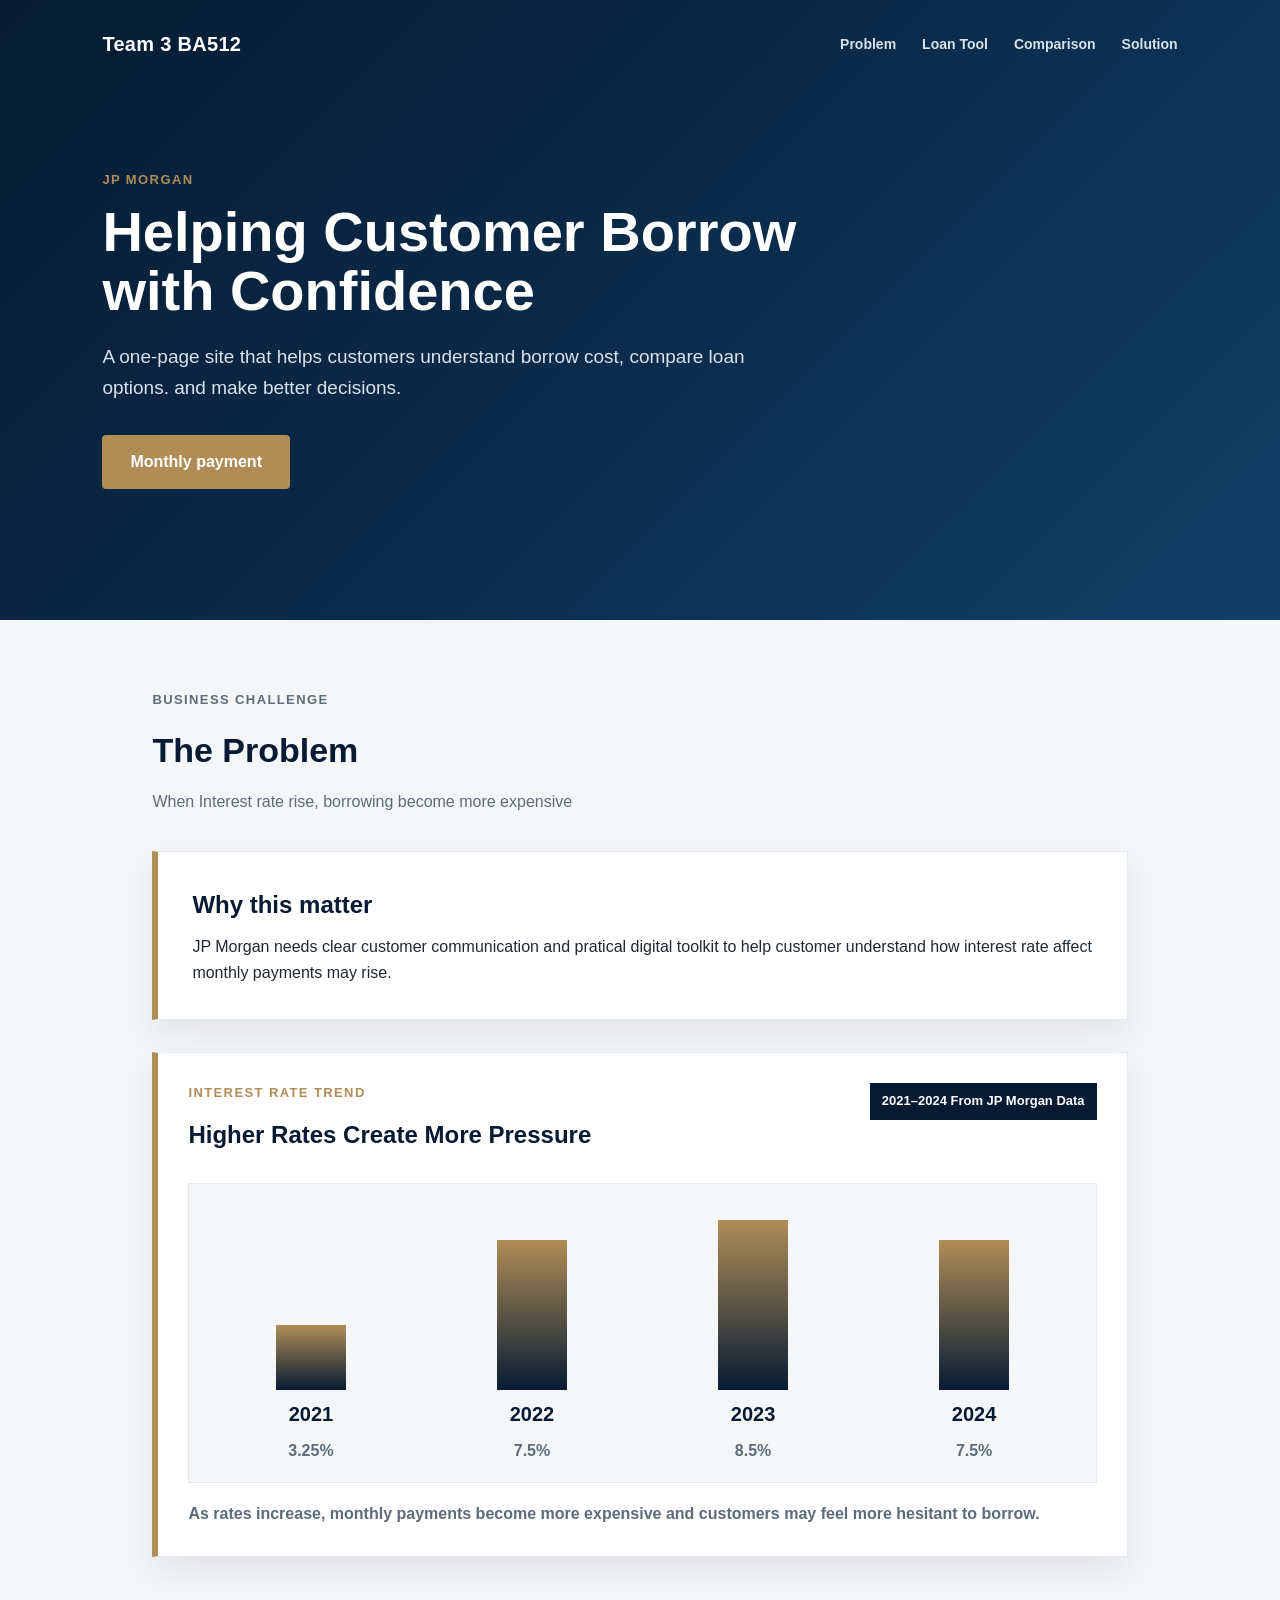
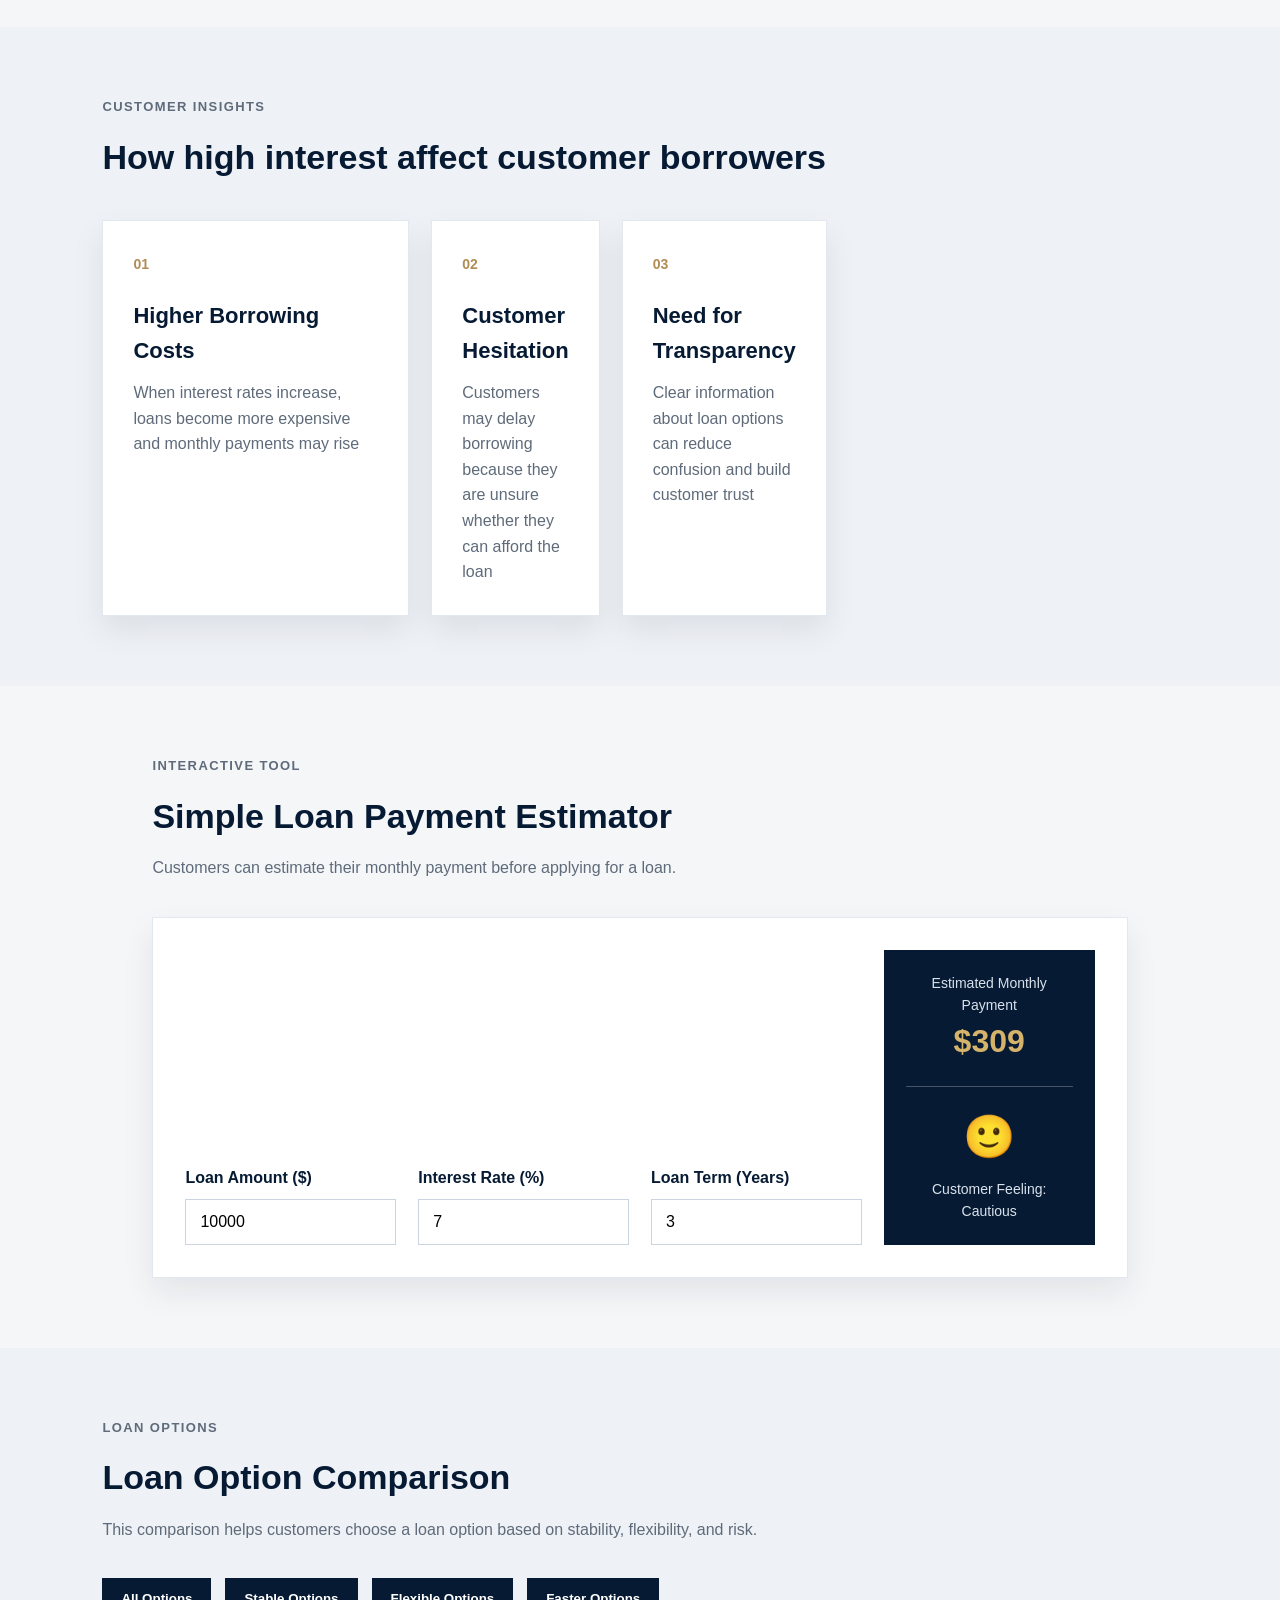
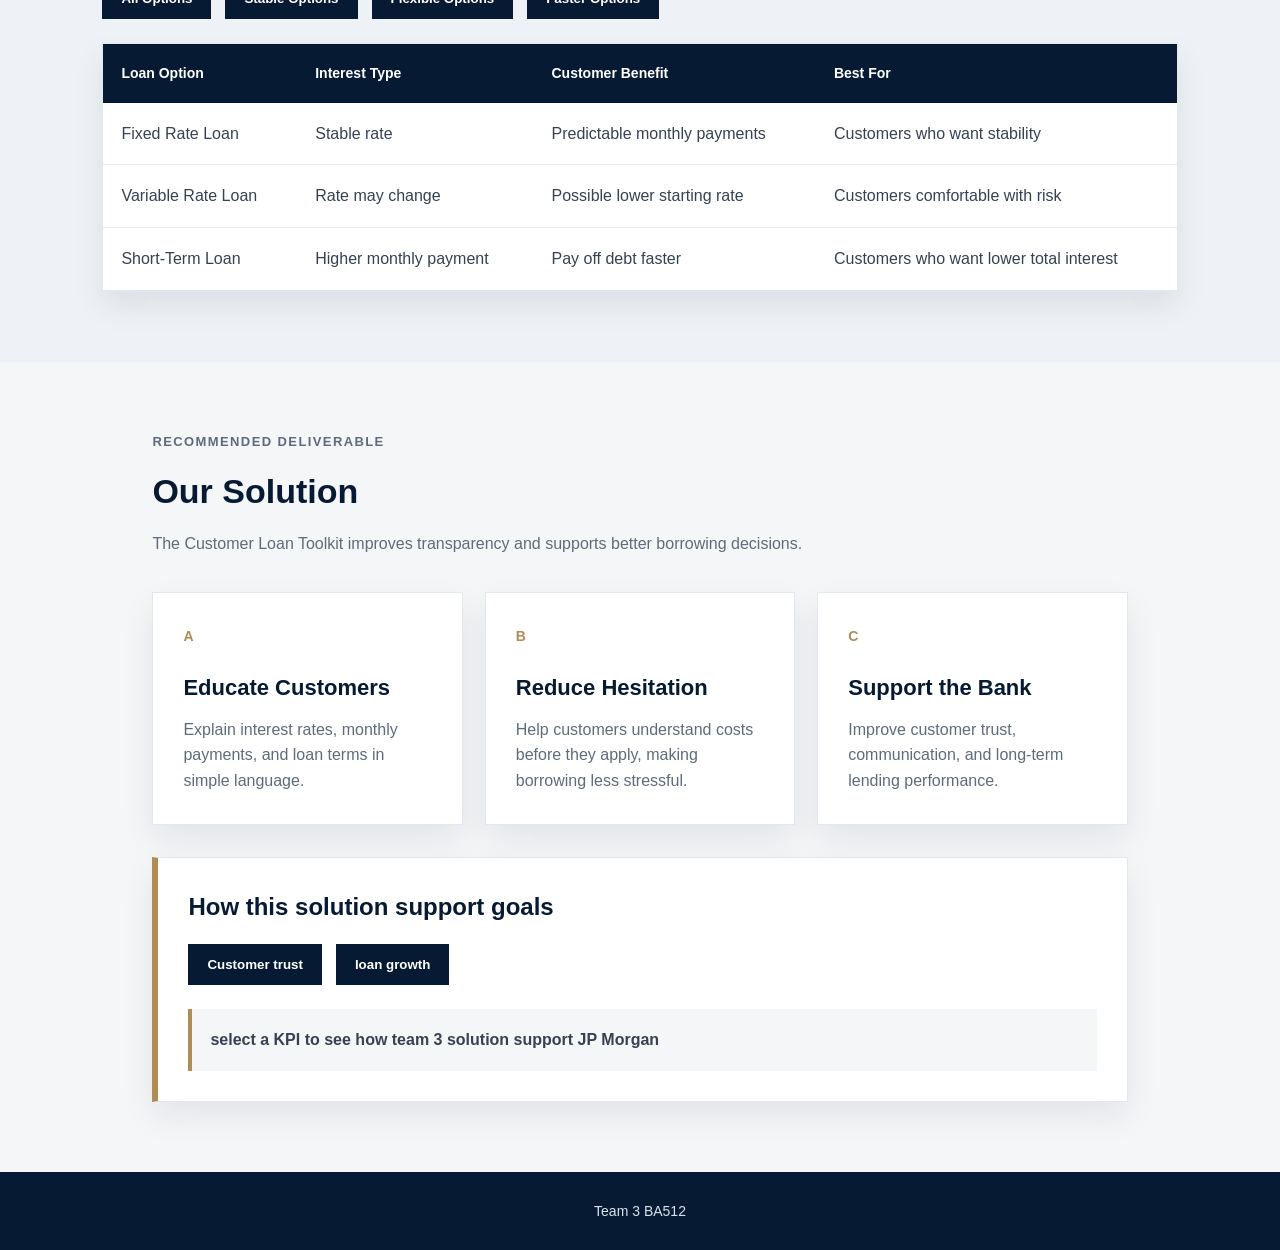
<file: index.html>
<!DOCTYPE html>
<html lang="en">
<head>
    <meta charset="UTF-8">
    <meta name="viewport" content="width=device-width, initial-scale=1.0">
    <title> Team 3 BA512</title>
    <link rel="stylesheet" href="Style.css">
</head>
<body>
    <header class="hero">
    <nav class="navbar">
        <div class="brand">Team 3 BA512</div>
        <div class="nav-links">
            <a href="#problem">Problem</a>
            <a href="#loan-tool">Loan Tool</a>
            <a href="#comparison">Comparison</a>
            <a href="#solution">Solution</a>
      </div>
    </nav>
    
    <div class="hero-content">
        <p class="eyebrow">JP Morgan</p>
        <h1>Helping Customer Borrow with Confidence</h1>
        <p class="hero-text">
            A one-page site that helps customers understand borrow cost, compare loan options. and make better decisions.
        </p>
        <a href="#loan-tool" class="primary-button">Monthly payment</a>
     </div>
    </header>
    <main>
        <section id="problem" class="section">
            <div class="section-heading">
                <p class="eyebrow">Business Challenge</p>
                <h2>The Problem</h2>
                <p>When Interest rate rise, borrowing become more expensive</p>
            </div>
            <div class="statement-card">
                <h3>Why this matter</h3>
                <p>JP Morgan needs clear customer communication and  pratical digital toolkit
                    to help customer understand how interest rate affect monthly payments may rise.
                </p>
            </div>
            <div class="trend-card">
  <div class="trend-header">
    <div>
      <p class="eyebrow">Interest Rate Trend</p>
      <h3>Higher Rates Create More Pressure</h3>
    </div>
    <span class="trend-badge">2021–2024 From JP Morgan Data</span>
  </div>

  <div class="bar-chart">
    <div class="bar-item">
      <div class="bar" style="height: 38%;"></div>
      <p>2021</p>
      <span>3.25%</span>
    </div>

    <div class="bar-item">
      <div class="bar" style="height: 88%;"></div>
      <p>2022</p>
      <span>7.5%</span>
    </div>

    <div class="bar-item">
      <div class="bar" style="height: 100%;"></div>
      <p>2023</p>
      <span>8.5%</span>
    </div>

    <div class="bar-item">
      <div class="bar" style="height: 88%;"></div>
      <p>2024</p>
      <span>7.5%</span>
    </div>
  </div>

  <p class="trend-note">
    As rates increase, monthly payments become more expensive and customers may feel more hesitant to borrow.
  </p>
</div>
        </section>

        <!----Insights-->
        <section id="insights" class="section muted-section">
            <div class="section-heading">
                <p class="eyebrow">Customer Insights</p>
                <h2>How high interest affect customer borrowers</h2>
            </div>
            <!--Card-->
            <div class="card-grid">
                <article class="info-card">
                    <span class="card-number">01</span>
                    <h3>Higher Borrowing Costs</h3>
                    <p>When interest rates increase, loans become more expensive and monthly payments may rise</p>
                </article>
                  <div class="card-grid">
                <article class="info-card">
                    <span class="card-number">02</span>
                    <h3>Customer Hesitation</h3>
                    <p>Customers may delay borrowing because they are unsure whether they can afford the loan</p>
                </article>
                   <article class="info-card">
                    <span class="card-number">03</span>
                    <h3>Need for Transparency</h3>
                    <p>Clear information about loan options can reduce confusion and build customer trust</p>
                </article>
            <!---Card end-->
            </div>
        </section>
        <section id="loan-tool" class="section">
      <div class="section-heading">
        <p class="eyebrow">Interactive Tool</p>
        <h2>Simple Loan Payment Estimator</h2>
        <p>Customers can estimate their monthly payment before applying for a loan.</p>
      </div>

      <div class="tool-card">
        <div class="input-group">
          <label for="amount">Loan Amount ($)</label>
          <input type="number" id="amount" value="10000" />
        </div>

        <div class="input-group">
          <label for="rate">Interest Rate (%)</label>
          <input type="number" id="rate" value="7" step="0.1" />
        </div>

        <div class="input-group">
          <label for="years">Loan Term (Years)</label>
          <input type="number" id="years" value="3" />
        </div>

        <div class="result-box">
          <p>Estimated Monthly Payment</p>
          <h3 id="payment">$309</h3>


          <div class="mood-box">
            <span id="mood-face">🙂</span>
            <p id="mood-text">Customer Feeling: Comfortable</p>
          </div>
        </div>
      </div>
    </section>

    <section id="comparison" class="section muted-section">
      <div class="section-heading">
        <p class="eyebrow">Loan Options</p>
        <h2>Loan Option Comparison</h2>
        <p>This comparison helps customers choose a loan option based on stability, flexibility, and risk.</p>
      </div>
      <div class="filter-buttons">
        <button onclick="filterLoans('all')">All Options</button>
        <button onclick="filterLoans('stable')">Stable Options</button>
        <button onclick="filterLoans('flexible')">Flexible Options</button>
        <button onclick="filterLoans('fast')">Faster Options</button>
      </div>
      <div class="table-wrapper">
        <table>
          <thead>
            <tr>
              <th>Loan Option</th>
              <th>Interest Type</th>
              <th>Customer Benefit</th>
              <th>Best For</th>
            </tr>
          </thead>
          <tbody>
            <tr data-type="stable">
              <td>Fixed Rate Loan</td>
              <td>Stable rate</td>
              <td>Predictable monthly payments</td>
              <td>Customers who want stability</td>
            </tr>
            <tr data-type="flexible">
              <td>Variable Rate Loan</td>
              <td>Rate may change</td>
              <td>Possible lower starting rate</td>
              <td>Customers comfortable with risk</td>
            </tr>
            <tr data-type="fast">
              <td>Short-Term Loan</td>
              <td>Higher monthly payment</td>
              <td>Pay off debt faster</td>
              <td>Customers who want lower total interest</td>
            </tr>
          </tbody>
        </table>
      </div>
    </section>

    <section id="solution" class="section">
      <div class="section-heading">
        <p class="eyebrow">Recommended Deliverable</p>
        <h2>Our Solution</h2>
        <p>The Customer Loan Toolkit improves transparency and supports better borrowing decisions.</p>
      </div>

      <div class="card-grid">
        <article class="info-card">
          <span class="card-number">A</span>
          <h3>Educate Customers</h3>
          <p>Explain interest rates, monthly payments, and loan terms in simple language.</p>
        </article>

        <article class="info-card">
          <span class="card-number">B</span>
          <h3>Reduce Hesitation</h3>
          <p>Help customers understand costs before they apply, making borrowing less stressful.</p>
        </article>

        <article class="info-card">
          <span class="card-number">C</span>
          <h3>Support the Bank</h3>
          <p>Improve customer trust, communication, and long-term lending performance.</p>
        </article>
      </div>
      <!---KPI-->
      <div class="kpi-box">
        <h3>How this solution support goals</h3>
        <div class="kpi-buttons">
          <button onclick="showKPI('trust')">Customer trust</button>
          <button onclick="showKPI('loan')">loan growth</button>
        </div>
        <p id="kpi-result">select a KPI to see how team 3 solution support JP Morgan </p>
      </div>
    </section>
  </main>

  <footer class="footer">
    <p>Team 3 BA512</p>
  </footer>

  <script>
    const amountInput = document.getElementById("amount");
    const rateInput = document.getElementById("rate");
    const yearsInput = document.getElementById("years");
    const paymentOutput = document.getElementById("payment");
    const moodFace = document.getElementById("mood-face");
    const moodText = document.getElementById("mood-text");

    function calculatePayment() {
      const principal = Number(amountInput.value);
      const annualRate = Number(rateInput.value) / 100;
      const years = Number(yearsInput.value);
      const monthlyRate = annualRate / 12;
      const numberOfPayments = years * 12;

      if (principal <= 0 || annualRate <= 0 || years <= 0) {
        paymentOutput.textContent = "$0";
        return;
      }

      const monthlyPayment =
        principal * monthlyRate * Math.pow(1 + monthlyRate, numberOfPayments) /
        (Math.pow(1 + monthlyRate, numberOfPayments) - 1);

      paymentOutput.textContent = "$" + monthlyPayment.toFixed(0);
      const interestRate = Number(rateInput.value);

        if (interestRate < 5) {
     moodFace.textContent = "😊";
  moodText.textContent = "Customer Feeling: Confident";
   } else if (interestRate < 8) {
    moodFace.textContent = "🙂";
    moodText.textContent = "Customer Feeling: Cautious";
  } else if (interestRate < 11) {
    moodFace.textContent = "😟";
    moodText.textContent = "Customer Feeling: Worried";
  } else {
    moodFace.textContent = "😢";
   moodText.textContent = "Customer Feeling: Very Stressed";
  }
}


  function filterLoans(type) {
  const rows = document.querySelectorAll("tbody tr");

  rows.forEach(function(row) {
    if (type === "all" || row.dataset.type === type) {
      row.style.display = "";
    } else {
      row.style.display = "none";
    }
  });
}

function showKPI(kpi) {
  const result = document.getElementById("kpi-result");

  if (kpi === "trust") {
    result.textContent =
      "Customer Trust: Clear loan information can reduce confusion and help customers feel more confident.";
  } else if (kpi === "loan") {
    result.textContent =
      "Loan Growth: When customers understand costs better, they may feel more comfortable applying for loans.";
  } 
}

    amountInput.addEventListener("input", calculatePayment);
    rateInput.addEventListener("input", calculatePayment);
    yearsInput.addEventListener("input", calculatePayment);

    calculatePayment();
  </script>
</body>
</html>
</file>
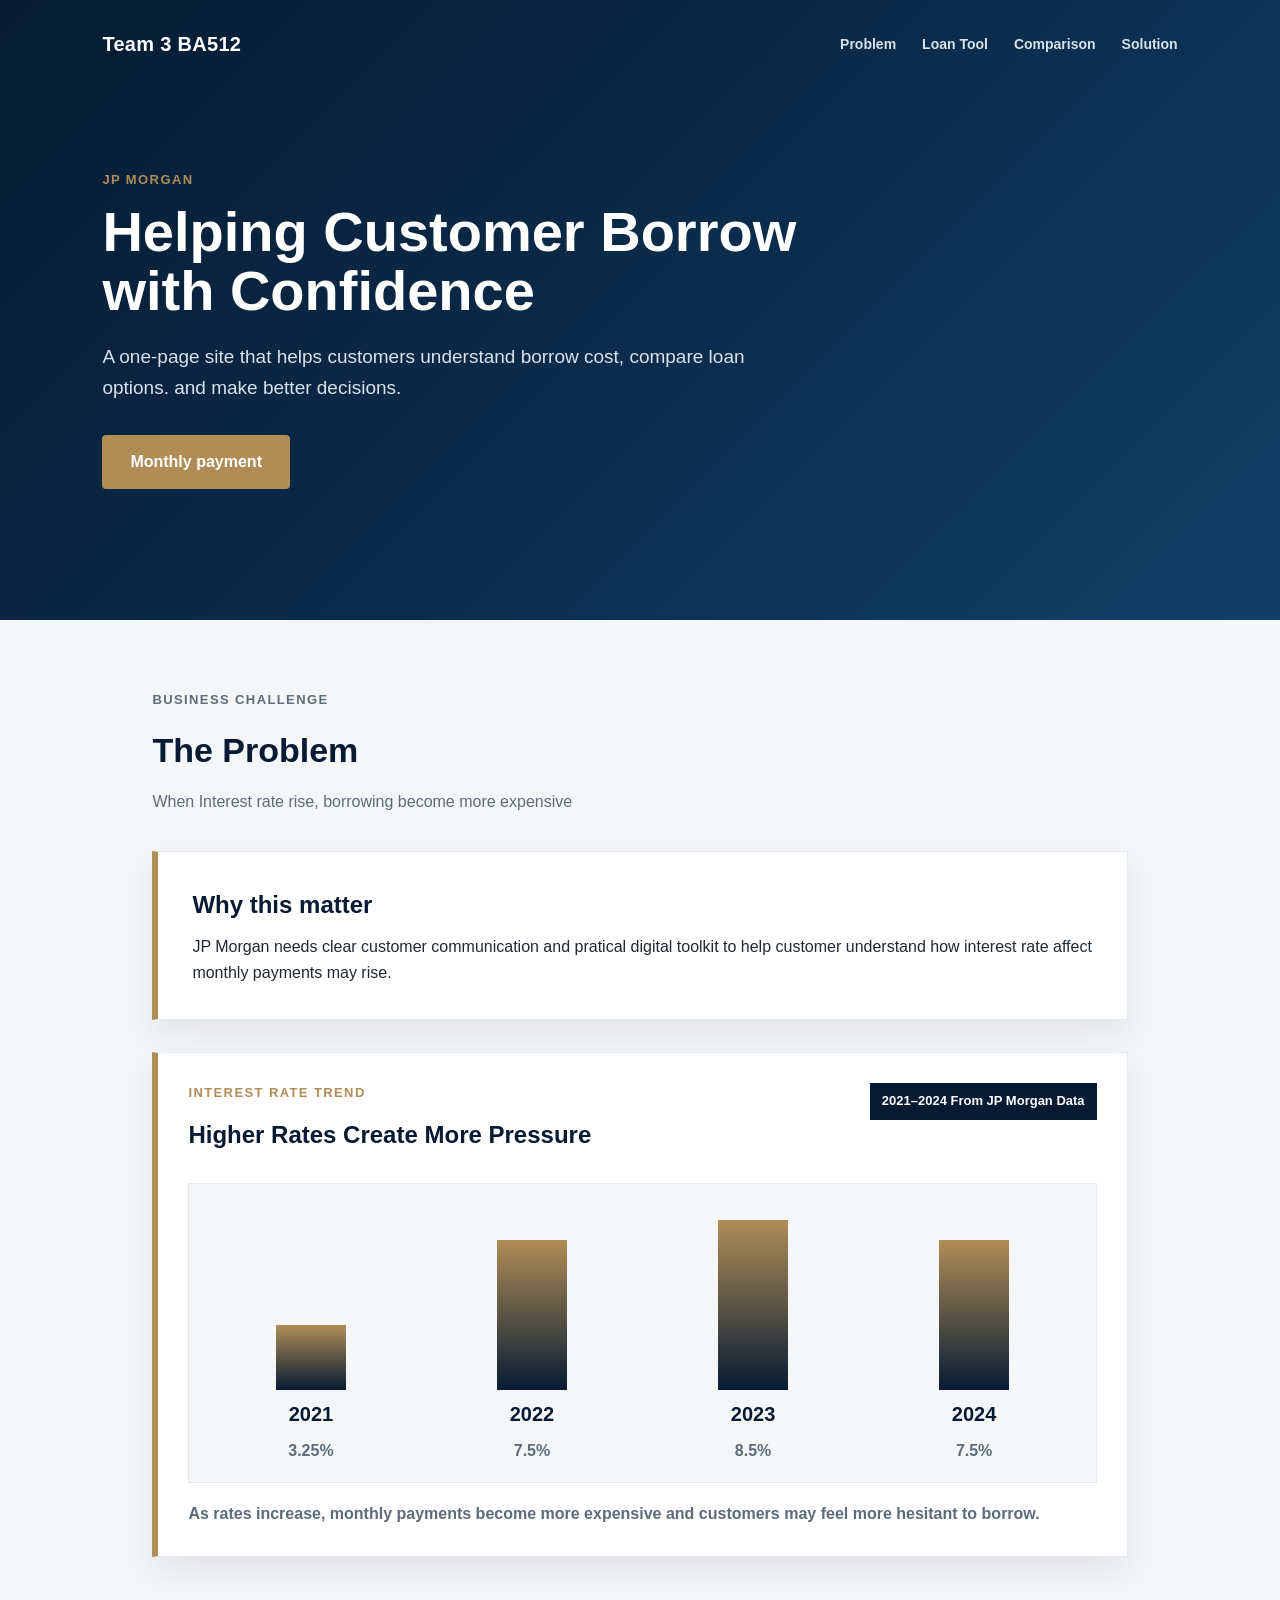
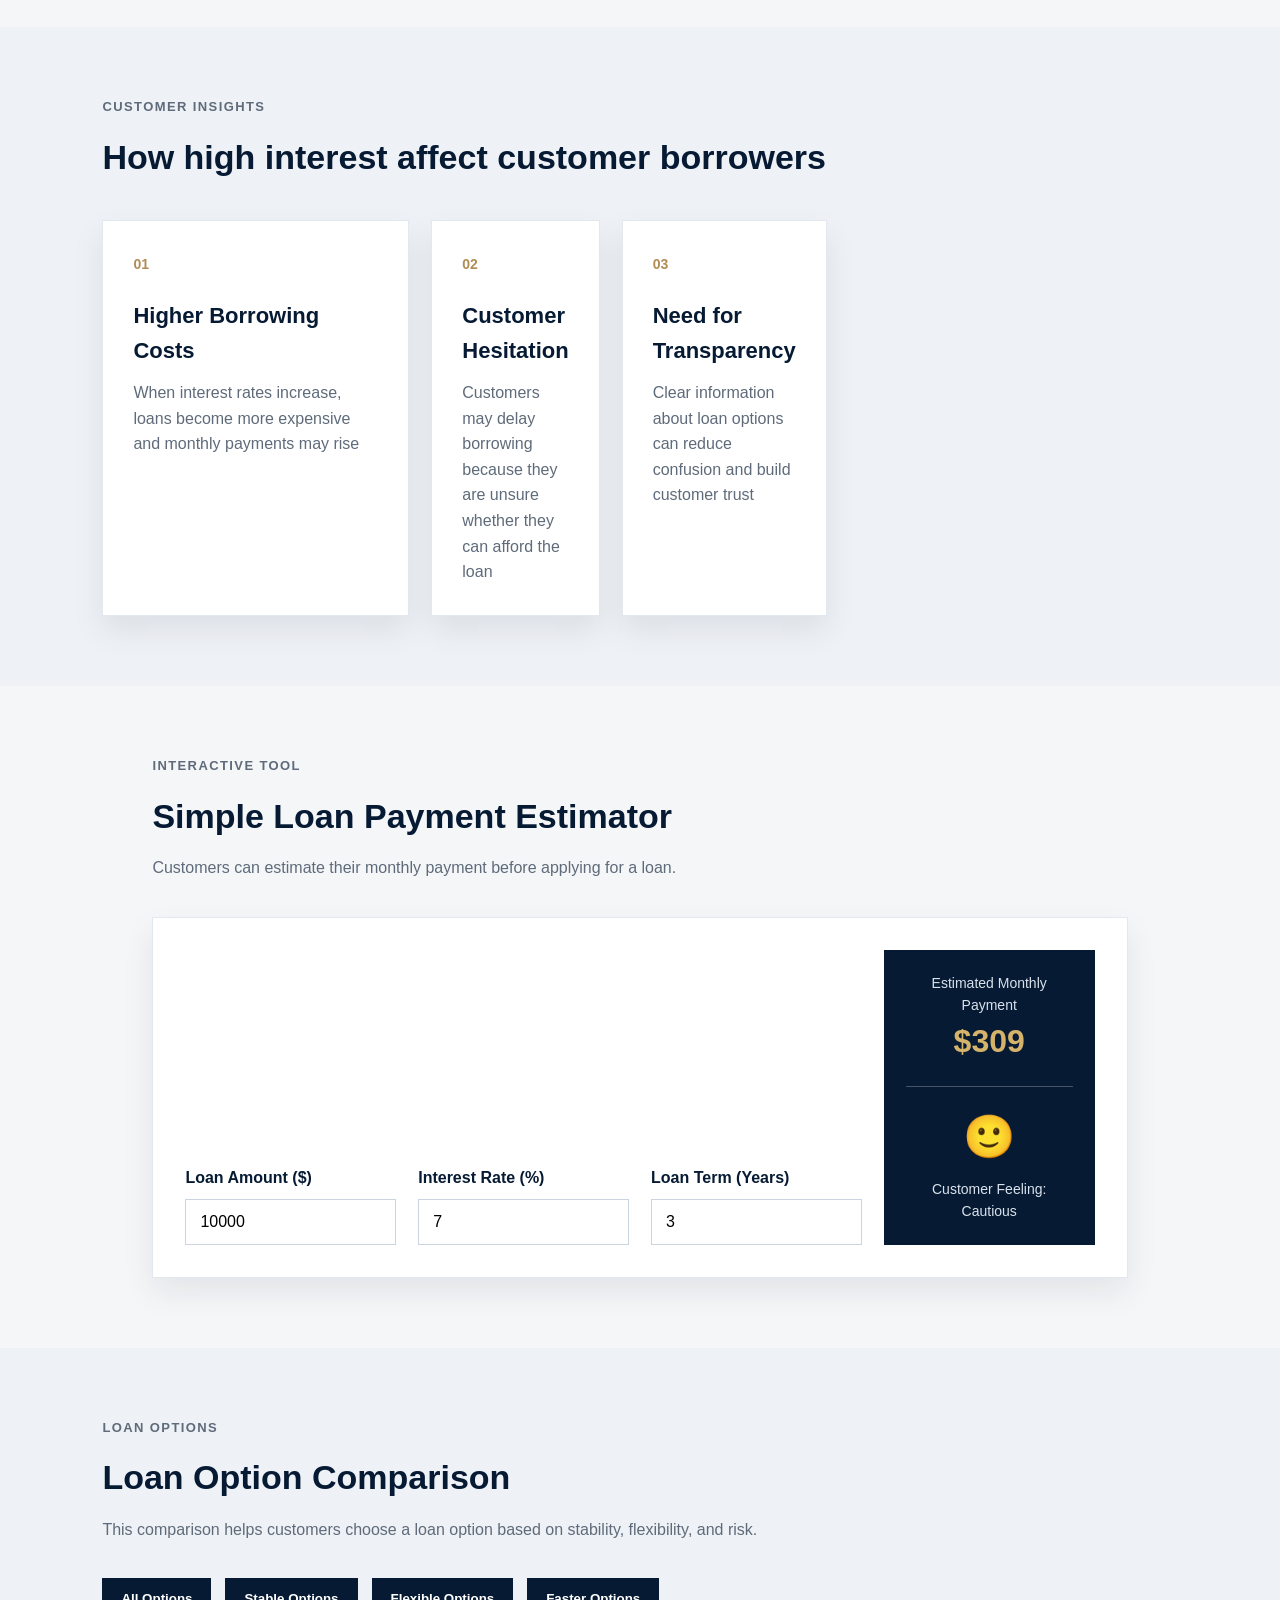
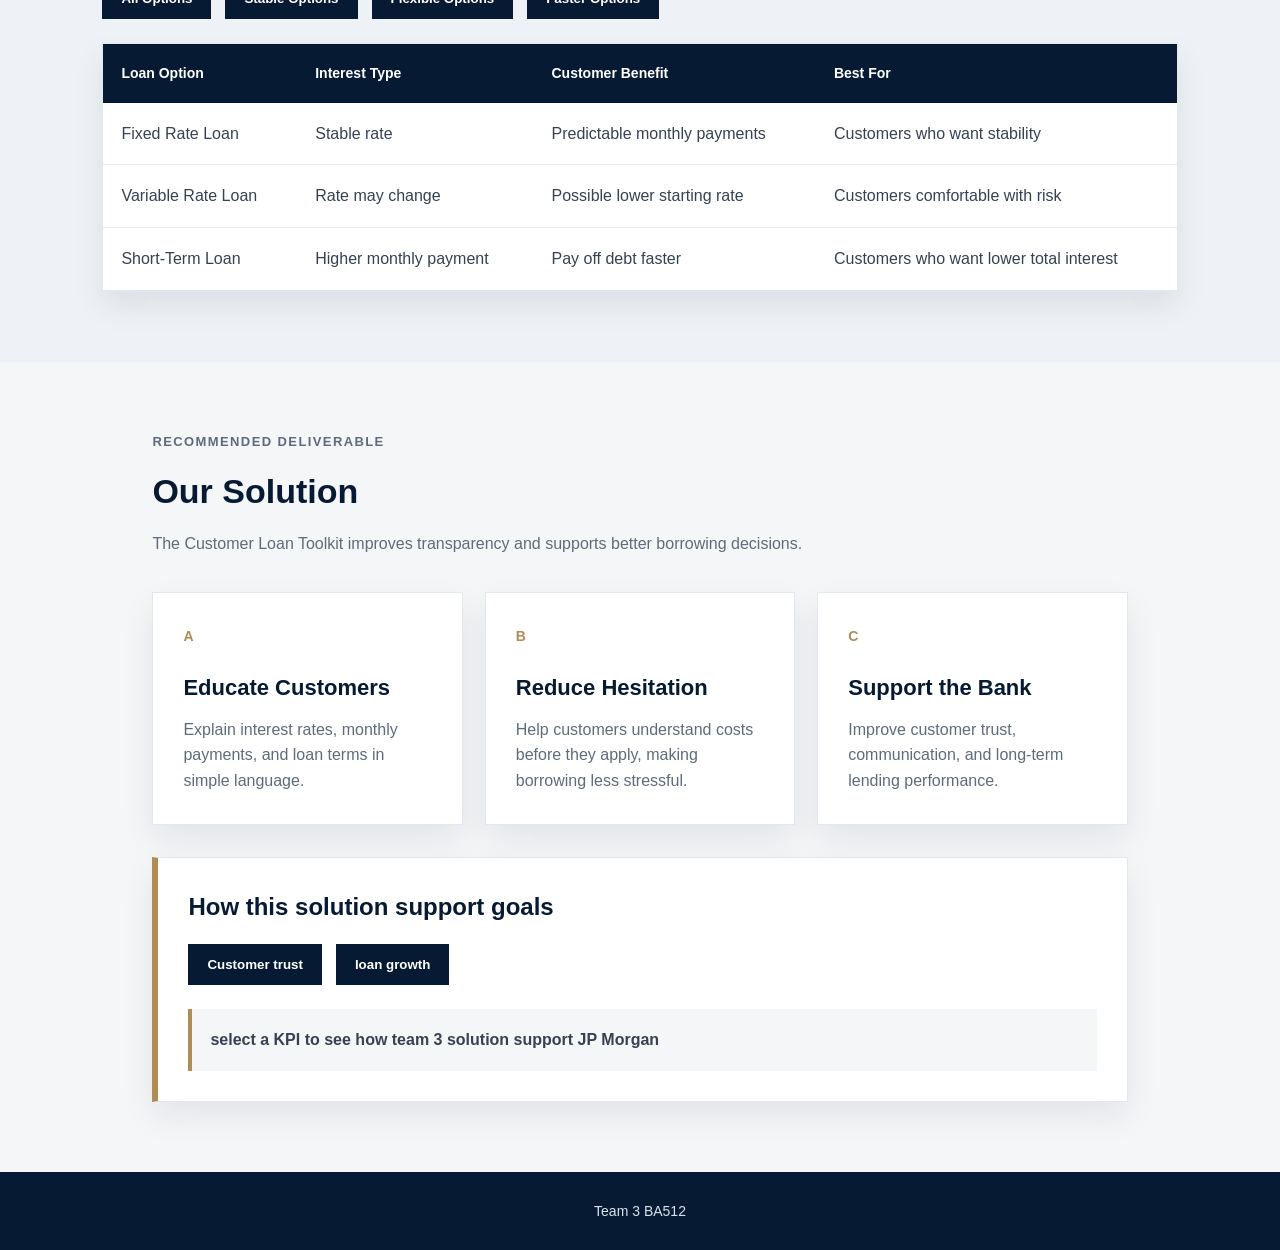
<file: JP_Morgan.html>
<!DOCTYPE html>
<html lang="en">
<head>
    <meta charset="UTF-8">
    <meta name="viewport" content="width=device-width, initial-scale=1.0">
    <title> Team 3 BA512</title>
    <link rel="stylesheet" href="Style.css">
</head>
<body>
    <header class="hero">
    <nav class="navbar">
        <div class="brand">Team 3 BA512</div>
        <div class="nav-links">
            <a href="#problem">Problem</a>
            <a href="#loan-tool">Loan Tool</a>
            <a href="#comparison">Comparison</a>
            <a href="#solution">Solution</a>
      </div>
    </nav>
    
    <div class="hero-content">
        <p class="eyebrow">JP Morgan</p>
        <h1>Helping Customer Borrow with Confidence</h1>
        <p class="hero-text">
            A one-page site that helps customers understand borrow cost, compare loan options. and make better decisions.
        </p>
        <a href="#loan-tool" class="primary-button">Monthly payment</a>
     </div>
    </header>
    <main>
        <section id="problem" class="section">
            <div class="section-heading">
                <p class="eyebrow">Business Challenge</p>
                <h2>The Problem</h2>
                <p>When Interest rate rise, borrowing become more expensive</p>
            </div>
            <div class="statement-card">
                <h3>Why this matter</h3>
                <p>JP Morgan needs clear customer communication and  pratical digital toolkit
                    to help customer understand how interest rate affect monthly payments may rise.
                </p>
            </div>
            <div class="trend-card">
  <div class="trend-header">
    <div>
      <p class="eyebrow">Interest Rate Trend</p>
      <h3>Higher Rates Create More Pressure</h3>
    </div>
    <span class="trend-badge">2021–2024 From JP Morgan Data</span>
  </div>

  <div class="bar-chart">
    <div class="bar-item">
      <div class="bar" style="height: 38%;"></div>
      <p>2021</p>
      <span>3.25%</span>
    </div>

    <div class="bar-item">
      <div class="bar" style="height: 88%;"></div>
      <p>2022</p>
      <span>7.5%</span>
    </div>

    <div class="bar-item">
      <div class="bar" style="height: 100%;"></div>
      <p>2023</p>
      <span>8.5%</span>
    </div>

    <div class="bar-item">
      <div class="bar" style="height: 88%;"></div>
      <p>2024</p>
      <span>7.5%</span>
    </div>
  </div>

  <p class="trend-note">
    As rates increase, monthly payments become more expensive and customers may feel more hesitant to borrow.
  </p>
</div>
        </section>

        <!----Insights-->
        <section id="insights" class="section muted-section">
            <div class="section-heading">
                <p class="eyebrow">Customer Insights</p>
                <h2>How high interest affect customer borrowers</h2>
            </div>
            <!--Card-->
            <div class="card-grid">
                <article class="info-card">
                    <span class="card-number">01</span>
                    <h3>Higher Borrowing Costs</h3>
                    <p>When interest rates increase, loans become more expensive and monthly payments may rise</p>
                </article>
                  <div class="card-grid">
                <article class="info-card">
                    <span class="card-number">02</span>
                    <h3>Customer Hesitation</h3>
                    <p>Customers may delay borrowing because they are unsure whether they can afford the loan</p>
                </article>
                   <article class="info-card">
                    <span class="card-number">03</span>
                    <h3>Need for Transparency</h3>
                    <p>Clear information about loan options can reduce confusion and build customer trust</p>
                </article>
            <!---Card end-->
            </div>
        </section>
        <section id="loan-tool" class="section">
      <div class="section-heading">
        <p class="eyebrow">Interactive Tool</p>
        <h2>Simple Loan Payment Estimator</h2>
        <p>Customers can estimate their monthly payment before applying for a loan.</p>
      </div>

      <div class="tool-card">
        <div class="input-group">
          <label for="amount">Loan Amount ($)</label>
          <input type="number" id="amount" value="10000" />
        </div>

        <div class="input-group">
          <label for="rate">Interest Rate (%)</label>
          <input type="number" id="rate" value="7" step="0.1" />
        </div>

        <div class="input-group">
          <label for="years">Loan Term (Years)</label>
          <input type="number" id="years" value="3" />
        </div>

        <div class="result-box">
          <p>Estimated Monthly Payment</p>
          <h3 id="payment">$309</h3>


          <div class="mood-box">
            <span id="mood-face">🙂</span>
            <p id="mood-text">Customer Feeling: Comfortable</p>
          </div>
        </div>
      </div>
    </section>

    <section id="comparison" class="section muted-section">
      <div class="section-heading">
        <p class="eyebrow">Loan Options</p>
        <h2>Loan Option Comparison</h2>
        <p>This comparison helps customers choose a loan option based on stability, flexibility, and risk.</p>
      </div>
      <div class="filter-buttons">
        <button onclick="filterLoans('all')">All Options</button>
        <button onclick="filterLoans('stable')">Stable Options</button>
        <button onclick="filterLoans('flexible')">Flexible Options</button>
        <button onclick="filterLoans('fast')">Faster Options</button>
      </div>
      <div class="table-wrapper">
        <table>
          <thead>
            <tr>
              <th>Loan Option</th>
              <th>Interest Type</th>
              <th>Customer Benefit</th>
              <th>Best For</th>
            </tr>
          </thead>
          <tbody>
            <tr data-type="stable">
              <td>Fixed Rate Loan</td>
              <td>Stable rate</td>
              <td>Predictable monthly payments</td>
              <td>Customers who want stability</td>
            </tr>
            <tr data-type="flexible">
              <td>Variable Rate Loan</td>
              <td>Rate may change</td>
              <td>Possible lower starting rate</td>
              <td>Customers comfortable with risk</td>
            </tr>
            <tr data-type="fast">
              <td>Short-Term Loan</td>
              <td>Higher monthly payment</td>
              <td>Pay off debt faster</td>
              <td>Customers who want lower total interest</td>
            </tr>
          </tbody>
        </table>
      </div>
    </section>

    <section id="solution" class="section">
      <div class="section-heading">
        <p class="eyebrow">Recommended Deliverable</p>
        <h2>Our Solution</h2>
        <p>The Customer Loan Toolkit improves transparency and supports better borrowing decisions.</p>
      </div>

      <div class="card-grid">
        <article class="info-card">
          <span class="card-number">A</span>
          <h3>Educate Customers</h3>
          <p>Explain interest rates, monthly payments, and loan terms in simple language.</p>
        </article>

        <article class="info-card">
          <span class="card-number">B</span>
          <h3>Reduce Hesitation</h3>
          <p>Help customers understand costs before they apply, making borrowing less stressful.</p>
        </article>

        <article class="info-card">
          <span class="card-number">C</span>
          <h3>Support the Bank</h3>
          <p>Improve customer trust, communication, and long-term lending performance.</p>
        </article>
      </div>
      <!---KPI-->
      <div class="kpi-box">
        <h3>How this solution support goals</h3>
        <div class="kpi-buttons">
          <button onclick="showKPI('trust')">Customer trust</button>
          <button onclick="showKPI('loan')">loan growth</button>
        </div>
        <p id="kpi-result">select a KPI to see how team 3 solution support JP Morgan </p>
      </div>
    </section>
  </main>

  <footer class="footer">
    <p>Team 3 BA512</p>
  </footer>

  <script>
    const amountInput = document.getElementById("amount");
    const rateInput = document.getElementById("rate");
    const yearsInput = document.getElementById("years");
    const paymentOutput = document.getElementById("payment");
    const moodFace = document.getElementById("mood-face");
    const moodText = document.getElementById("mood-text");

    function calculatePayment() {
      const principal = Number(amountInput.value);
      const annualRate = Number(rateInput.value) / 100;
      const years = Number(yearsInput.value);
      const monthlyRate = annualRate / 12;
      const numberOfPayments = years * 12;

      if (principal <= 0 || annualRate <= 0 || years <= 0) {
        paymentOutput.textContent = "$0";
        return;
      }

      const monthlyPayment =
        principal * monthlyRate * Math.pow(1 + monthlyRate, numberOfPayments) /
        (Math.pow(1 + monthlyRate, numberOfPayments) - 1);

      paymentOutput.textContent = "$" + monthlyPayment.toFixed(0);
      const interestRate = Number(rateInput.value);

        if (interestRate < 5) {
     moodFace.textContent = "😊";
  moodText.textContent = "Customer Feeling: Confident";
   } else if (interestRate < 8) {
    moodFace.textContent = "🙂";
    moodText.textContent = "Customer Feeling: Cautious";
  } else if (interestRate < 11) {
    moodFace.textContent = "😟";
    moodText.textContent = "Customer Feeling: Worried";
  } else {
    moodFace.textContent = "😢";
   moodText.textContent = "Customer Feeling: Very Stressed";
  }
}


  function filterLoans(type) {
  const rows = document.querySelectorAll("tbody tr");

  rows.forEach(function(row) {
    if (type === "all" || row.dataset.type === type) {
      row.style.display = "";
    } else {
      row.style.display = "none";
    }
  });
}

function showKPI(kpi) {
  const result = document.getElementById("kpi-result");

  if (kpi === "trust") {
    result.textContent =
      "Customer Trust: Clear loan information can reduce confusion and help customers feel more confident.";
  } else if (kpi === "loan") {
    result.textContent =
      "Loan Growth: When customers understand costs better, they may feel more comfortable applying for loans.";
  } 
}

    amountInput.addEventListener("input", calculatePayment);
    rateInput.addEventListener("input", calculatePayment);
    yearsInput.addEventListener("input", calculatePayment);

    calculatePayment();
  </script>
</body>
</html>
</file>
<file: Style.css>
* {
  box-sizing: border-box;
  margin: 0;
  padding: 0;
}

body {
  font-family: Arial, Helvetica, sans-serif;
  background: #f5f6f8;
  color: #1f2933;
  line-height: 1.6;
}

.hero {
  background: linear-gradient(135deg, #061b33 0%, #0b2d4d 55%, #123f68 100%);
  color: white;
  min-height: 620px;
  padding: 28px 8% 80px;
}

.navbar {
  display: flex;
  justify-content: space-between;
  align-items: center;
  margin-bottom: 110px;
}

.brand {
  font-size: 20px;
  font-weight: 700;
  letter-spacing: 0.3px;
}

.nav-links {
  display: flex;
  gap: 26px;
}

.nav-links a {
  color: #d9e2ec;
  text-decoration: none;
  font-size: 14px;
  font-weight: 600;
}

.nav-links a:hover {
  color: #d6b36a;
}

.hero-content {
  max-width: 760px;
}

.eyebrow {
  color: #b08d57;
  font-size: 13px;
  font-weight: 700;
  letter-spacing: 1.4px;
  text-transform: uppercase;
  margin-bottom: 12px;
}

.hero h1 {
  font-size: 56px;
  line-height: 1.05;
  margin-bottom: 22px;
}

.hero-text {
  font-size: 19px;
  color: #d9e2ec;
  max-width: 680px;
  margin-bottom: 32px;
}

.primary-button {
  display: inline-block;
  background: #b08d57;
  color: white;
  padding: 14px 28px;
  border-radius: 4px;
  text-decoration: none;
  font-weight: 700;
  transition: 0.25s ease;
}

.primary-button:hover {
  background: #987644;
  transform: translateY(-2px);
}

.section {
  max-width: 1180px;
  margin: auto;
  padding: 70px 8%;
}

.muted-section {
  background: #eef1f5;
  max-width: none;
}

.section-heading {
  max-width: 760px;
  margin-bottom: 36px;
}

.section-heading h2 {
  font-size: 34px;
  color: #061b33;
  margin-bottom: 12px;
}

.section-heading p {
  color: #5f6b7a;
}

.statement-card,
.info-card,
.tool-card,
.table-wrapper {
  background: white;
  border: 1px solid #e2e8f0;
  box-shadow: 0 14px 30px rgba(15, 23, 42, 0.08);
}

.statement-card {
  padding: 34px;
  border-left: 6px solid #b08d57;
}

.statement-card h3 {
  color: #061b33;
  font-size: 24px;
  margin-bottom: 10px;
}

.card-grid {
  display: grid;
  grid-template-columns: repeat(3, 1fr);
  gap: 22px;
}

.info-card {
  padding: 30px;
  min-height: 230px;
}

.card-number {
  display: inline-block;
  color: #b08d57;
  font-weight: 800;
  font-size: 14px;
  margin-bottom: 22px;
}

.info-card h3 {
  color: #061b33;
  font-size: 22px;
  margin-bottom: 12px;
}

.info-card p {
  color: #5f6b7a;
}

.tool-card {
  padding: 32px;
  display: grid;
  grid-template-columns: repeat(4, 1fr);
  gap: 22px;
  align-items: end;
}

.input-group label {
  display: block;
  color: #061b33;
  font-weight: 700;
  margin-bottom: 8px;
}

.input-group input {
  width: 100%;
  padding: 13px 14px;
  border: 1px solid #cbd5e1;
  font-size: 16px;
}

.input-group input:focus {
  outline: 2px solid #b08d57;
  border-color: #b08d57;
}

.result-box {
  background: #061b33;
  color: white;
  padding: 22px;
  text-align: center;
}

.result-box p {
  color: #d9e2ec;
  font-size: 14px;
}

.result-box h3 {
  color: #d6b36a;
  font-size: 32px;
}

.table-wrapper {
  overflow-x: auto;
}

table {
  width: 100%;
  border-collapse: collapse;
}

th {
  background: #061b33;
  color: white;
  text-align: left;
  padding: 18px;
  font-size: 14px;
}

td {
  padding: 18px;
  border-bottom: 1px solid #e5e7eb;
  color: #374151;
}

tbody tr:hover {
  background: #f8fafc;
}

.footer {
  background: #061b33;
  color: #d9e2ec;
  text-align: center;
  padding: 28px 8%;
  font-size: 14px;
}

@media (max-width: 900px) {
  .navbar {
    align-items: flex-start;
    gap: 20px;
    flex-direction: column;
    margin-bottom: 70px;
  }

  .nav-links {
    flex-wrap: wrap;
    gap: 14px;
  }

  .hero h1 {
    font-size: 40px;
  }

  .card-grid,
  .tool-card {
    grid-template-columns: 1fr;
  }
}

.mood-box {
  margin-top: 18px;
  padding-top: 16px;
  border-top: 1px solid rgba(255, 255, 255, 0.25);
}

#mood-face {
  display: block;
  font-size: 42px;
  margin-bottom: 8px;
}

#mood-text {
  font-size: 14px;
  color: #d9e2ec;
}

.filter-buttons,
.kpi-buttons {
  display: flex;
  gap: 14px;
  flex-wrap: wrap;
  margin-bottom: 24px;
}

.filter-buttons button,
.kpi-buttons button {
  background: #061b33;
  color: white;
  border: 1px solid #061b33;
  padding: 12px 18px;
  font-weight: 700;
  cursor: pointer;
  transition: 0.25s ease;
}

.filter-buttons button:hover,
.kpi-buttons button:hover {
  background: #b08d57;
  border-color: #b08d57;
  transform: translateY(-2px);
}

.kpi-box {
  margin-top: 32px;
  background: white;
  border: 1px solid #e2e8f0;
  border-left: 6px solid #b08d57;
  padding: 30px;
  box-shadow: 0 14px 30px rgba(15, 23, 42, 0.08);
}

.kpi-box h3 {
  color: #061b33;
  font-size: 24px;
  margin-bottom: 18px;
}

#kpi-result {
  background: #f5f6f8;
  color: #374151;
  padding: 18px;
  border-left: 4px solid #b08d57;
  font-weight: 600;
}

.trend-card {
  margin-top: 32px;
  background: white;
  border: 1px solid #e2e8f0;
  border-left: 6px solid #b08d57;
  padding: 30px;
  box-shadow: 0 14px 30px rgba(15, 23, 42, 0.08);
}

.trend-header {
  display: flex;
  justify-content: space-between;
  gap: 20px;
  align-items: flex-start;
  margin-bottom: 28px;
}

.trend-header h3 {
  color: #061b33;
  font-size: 24px;
}

.trend-badge {
  background: #061b33;
  color: white;
  padding: 8px 12px;
  font-size: 13px;
  font-weight: 700;
}

.bar-chart {
  height: 300px;
  display: flex;
  align-items: flex-end;
  justify-content: space-around;
  gap: 18px;
  padding: 36px 20px 18px;
  background: #f5f6f8;
  border: 1px solid #e5e7eb;
}

.bar-item {
  height: 100%;
  flex: 1;
  display: grid;
  grid-template-rows: 1fr auto auto;
  justify-items: center;
  align-items: end;
  gap: 8px;
}

.bar {
  width: 70px;
  max-height: 210px;
  background: linear-gradient(180deg, #b08d57, #061b33);
  animation: growBar 1.2s ease forwards;
  transform-origin: bottom;
  transform: scaleY(0);
}

.bar-item p {
  color: #061b33;
  font-size: 20px;
  font-weight: 800;
}

.bar-item span {
  color: #5f6b7a;
  font-size: 16px;
  font-weight: 700;
}

.trend-note {
  margin-top: 18px;
  color: #5f6b7a;
  font-weight: 600;
}

@keyframes growBar {
  from {
    transform: scaleY(0);
  }

  to {
    transform: scaleY(1);
  }
}

@media (max-width: 700px) {
  .trend-header {
    flex-direction: column;
  }

  .bar {
    width: 38px;
  }

  .bar-chart {
    gap: 10px;
  }
}




/* =========================
   RWD Responsive Design
   Team 3 BA512 Website
========================= */

/* Tablet: 1024px and below */
@media (max-width: 1024px) {
  .hero {
    min-height: auto;
    padding: 28px 6% 70px;
  }

  .navbar {
    margin-bottom: 80px;
  }

  .hero h1 {
    font-size: 46px;
  }

  .hero-text {
    font-size: 18px;
  }

  .section {
    padding: 60px 6%;
  }

  .card-grid {
    grid-template-columns: repeat(2, 1fr);
  }

  .tool-card {
    grid-template-columns: repeat(2, 1fr);
  }

  .bar {
    width: 60px;
  }
}


/* Mobile: 768px and below */
@media (max-width: 768px) {
  .navbar {
    flex-direction: column;
    align-items: flex-start;
    gap: 20px;
    margin-bottom: 60px;
  }

  .nav-links {
    width: 100%;
    display: flex;
    flex-wrap: wrap;
    gap: 12px;
  }

  .nav-links a {
    background: rgba(255, 255, 255, 0.08);
    padding: 8px 12px;
    border-radius: 4px;
    font-size: 13px;
  }

  .hero h1 {
    font-size: 38px;
    line-height: 1.15;
  }

  .hero-text {
    font-size: 16px;
  }

  .primary-button {
    width: 100%;
    text-align: center;
  }

  .section-heading h2 {
    font-size: 28px;
  }

  .statement-card,
  .trend-card,
  .kpi-box {
    padding: 24px;
  }

  .card-grid {
    grid-template-columns: 1fr;
  }

  .info-card {
    min-height: auto;
  }

  .tool-card {
    grid-template-columns: 1fr;
  }

  .result-box {
    padding: 26px;
  }

  .filter-buttons,
  .kpi-buttons {
    flex-direction: column;
  }

  .filter-buttons button,
  .kpi-buttons button {
    width: 100%;
  }

  .trend-header {
    flex-direction: column;
  }

  .trend-badge {
    width: fit-content;
  }

  .bar-chart {
    height: 260px;
    gap: 10px;
    padding: 28px 10px 16px;
  }

  .bar {
    width: 44px;
  }

  .bar-item p {
    font-size: 16px;
  }

  .bar-item span {
    font-size: 13px;
  }

  .table-wrapper {
    overflow-x: auto;
  }

  table {
    min-width: 720px;
  }
}


/* Small Mobile: 480px and below */
@media (max-width: 480px) {
  .hero {
    padding: 24px 5% 56px;
  }

  .brand {
    font-size: 18px;
  }

  .nav-links {
    gap: 8px;
  }

  .nav-links a {
    font-size: 12px;
    padding: 7px 10px;
  }

  .hero h1 {
    font-size: 32px;
  }

  .hero-text {
    font-size: 15px;
  }

  .section {
    padding: 46px 5%;
  }

  .section-heading {
    margin-bottom: 28px;
  }

  .section-heading h2 {
    font-size: 25px;
  }

  .section-heading p {
    font-size: 15px;
  }

  .eyebrow {
    font-size: 12px;
    letter-spacing: 1px;
  }

  .statement-card h3,
  .trend-header h3,
  .kpi-box h3 {
    font-size: 21px;
  }

  .info-card h3 {
    font-size: 20px;
  }

  .tool-card {
    padding: 22px;
  }

  .input-group input {
    font-size: 15px;
    padding: 12px;
  }

  .result-box h3 {
    font-size: 28px;
  }

  #mood-face {
    font-size: 36px;
  }

  .bar-chart {
    height: 230px;
    gap: 6px;
  }

  .bar {
    width: 34px;
  }

  .bar-item p {
    font-size: 14px;
  }

  .bar-item span {
    font-size: 12px;
  }

  .trend-note {
    font-size: 14px;
  }

  #kpi-result {
    font-size: 14px;
  }

  .footer {
    font-size: 13px;
    padding: 24px 5%;
  }
}
</file>
